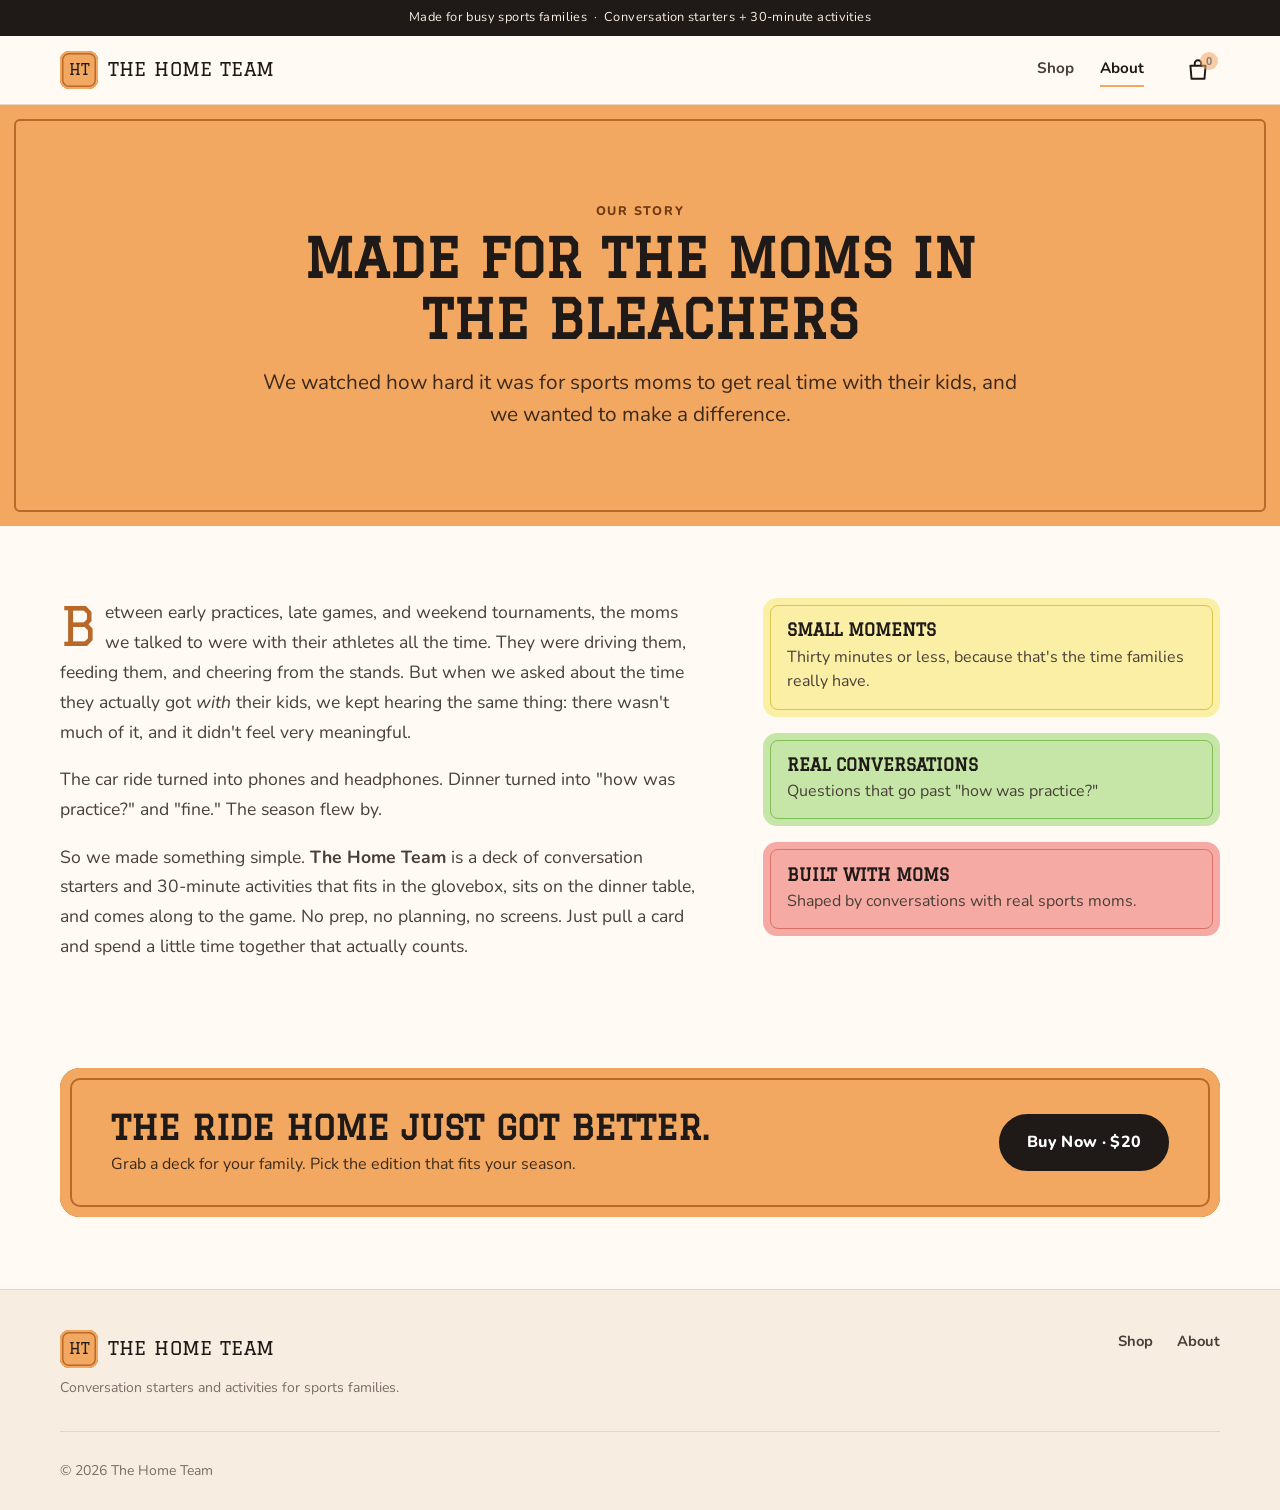
<file: about.html>
<!doctype html>
<html lang="en">
<head>
  <!-- Meta Pixel Code -->
<script>
!function(f,b,e,v,n,t,s)
{if(f.fbq)return;n=f.fbq=function(){n.callMethod?
n.callMethod.apply(n,arguments):n.queue.push(arguments)};
if(!f._fbq)f._fbq=n;n.push=n;n.loaded=!0;n.version='2.0';
n.queue=[];t=b.createElement(e);t.async=!0;
t.src=v;s=b.getElementsByTagName(e)[0];
s.parentNode.insertBefore(t,s)}(window, document,'script',
'https://connect.facebook.net/en_US/fbevents.js');
fbq('init', '1148514094209113');
fbq('track', 'PageView');
</script>
<!-- End Meta Pixel Code -->
  <meta charset="utf-8">
  <meta name="viewport" content="width=device-width, initial-scale=1">
  <title>About · The Home Team</title>
  <meta name="description" content="We watched how hard it was for sports moms to get real time with their kids, so we made The Home Team.">
  <link rel="icon" href="images/favicon.svg" type="image/svg+xml">
  <link rel="preconnect" href="https://fonts.googleapis.com">
  <link rel="preconnect" href="https://fonts.gstatic.com" crossorigin>
  <link href="https://fonts.googleapis.com/css2?family=Graduate&family=Nunito:wght@400;600;700;800&family=Patrick+Hand&display=swap" rel="stylesheet">
  <link rel="stylesheet" href="css/styles.css">
  <link rel="stylesheet" href="css/about.css">
  <script src="js/config.js"></script>
</head>
<body data-page="about">
  <noscript><img height="1" width="1" style="display:none"
  src="https://www.facebook.com/tr?id=999084159327122&ev=PageView&noscript=1"
  /></noscript>

<div class="announce">Made for busy sports families &nbsp;·&nbsp; Conversation starters + 30-minute activities</div>
<header class="site-header">
  <div class="wrap header-inner">
    <a class="logo" href="index.html" aria-label="The Home Team home">
      <span class="logo-mark">HT</span>
      <span class="logo-word">The Home Team</span>
    </a>
    <nav class="nav" aria-label="Main">
      <a href="index.html">Shop</a>
      <a href="about.html" class="active">About</a>
    </nav>
    <button class="cart-btn" type="button" data-open-cart aria-label="Open cart">
      <svg class="icon"><use href="#i-bag"/></svg>
      <span class="cart-count" data-cart-count>0</span>
    </button>
  </div>
</header>

<main>
  <section class="about-hero">
    <div class="wrap about-hero-inner">
      <p class="eyebrow">Our story</p>
      <h1>Made for the moms in the bleachers</h1>
      <p class="about-lede">We watched how hard it was for sports moms to get real time with their kids, and we wanted to make a difference.</p>
    </div>
  </section>

  <section class="wrap about-body">
    <div class="story">
      <p>Between early practices, late games, and weekend tournaments, the moms we talked to were with their athletes all the time. They were driving them, feeding them, and cheering from the stands. But when we asked about the time they actually got <em>with</em> their kids, we kept hearing the same thing: there wasn't much of it, and it didn't feel very meaningful.</p>
      <p>The car ride turned into phones and headphones. Dinner turned into "how was practice?" and "fine." The season flew by.</p>
      <p>So we made something simple. <strong>The Home Team</strong> is a deck of conversation starters and 30-minute activities that fits in the glovebox, sits on the dinner table, and comes along to the game. No prep, no planning, no screens. Just pull a card and spend a little time together that actually counts.</p>
    </div>

    <div class="values">
      <div class="value v-yellow"><h3>Small moments</h3><p>Thirty minutes or less, because that's the time families really have.</p></div>
      <div class="value v-green"><h3>Real conversations</h3><p>Questions that go past "how was practice?"</p></div>
      <div class="value v-coral"><h3>Built with moms</h3><p>Shaped by conversations with real sports moms.</p></div>
    </div>
  </section>

  <section class="wrap cta-band">
    <div class="cta-card">
      <div>
        <h2>The ride home just got better.</h2>
        <p>Grab a deck for your family. Pick the edition that fits your season.</p>
      </div>
      <a class="btn btn-primary" href="index.html">Buy Now · $20</a>
    </div>
  </section>
</main>

<footer class="site-footer">
  <div class="wrap footer-inner">
    <div>
      <a class="logo logo-footer" href="index.html"><span class="logo-mark">HT</span><span class="logo-word">The Home Team</span></a>
      <p class="small">Conversation starters and activities for sports families.</p>
    </div>
    <nav class="footer-nav" aria-label="Footer">
      <a href="index.html">Shop</a>
      <a href="about.html">About</a>
    </nav>
  </div>
  <div class="wrap footer-legal small">© 2026 The Home Team</div>
</footer>

<div class="drawer" data-drawer hidden>
  <div class="modal-backdrop" data-close-cart></div>
  <aside class="drawer-panel" aria-label="Cart">
    <div class="drawer-head">
      <h2>Your cart</h2>
      <button class="modal-close static" type="button" data-close-cart aria-label="Close cart"><svg class="icon"><use href="#i-close"/></svg></button>
    </div>
    <div class="drawer-body">
      <svg class="icon big-icon"><use href="#i-bag"/></svg>
      <p>Your cart is empty.</p>
      <a class="btn btn-primary" href="index.html">Shop the deck</a>
    </div>
  </aside>
</div>

<svg width="0" height="0" style="position:absolute" aria-hidden="true">
  <defs>
    <symbol id="i-bag" viewBox="0 0 24 24"><path d="M5 8h14l-1 12H6L5 8Z" fill="none" stroke="currentColor" stroke-width="1.8" stroke-linejoin="round"/><path d="M9 8V6a3 3 0 0 1 6 0v2" fill="none" stroke="currentColor" stroke-width="1.8"/></symbol>
    <symbol id="i-close" viewBox="0 0 24 24"><path d="M6 6l12 12M18 6 6 18" stroke="currentColor" stroke-width="2" stroke-linecap="round"/></symbol>
  </defs>
</svg>

<script src="js/main.js"></script>
</body>
</html>
</file>
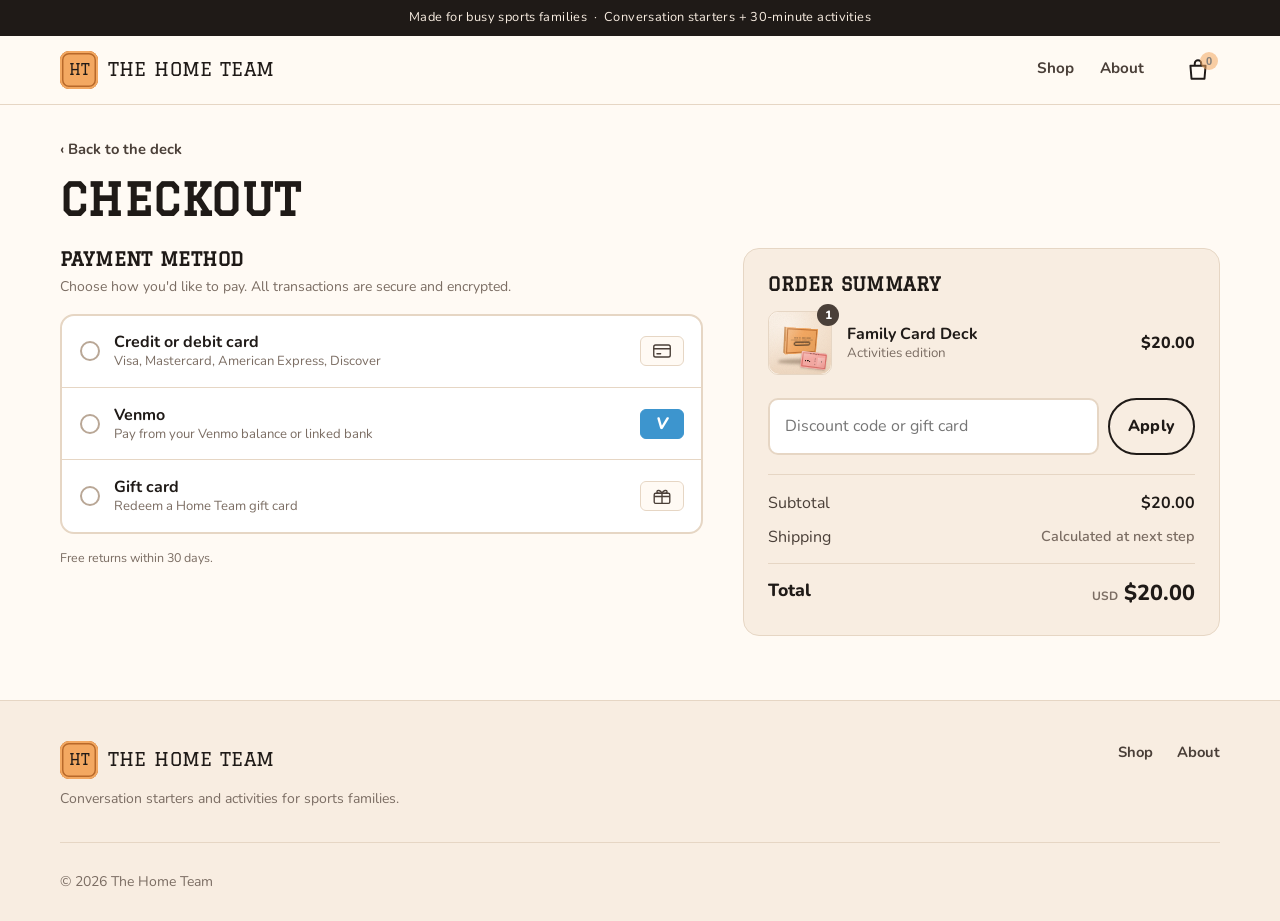
<file: checkout.html>
<!doctype html>
<html lang="en">
<head>
  <!-- Meta Pixel Code -->
<script>
!function(f,b,e,v,n,t,s)
{if(f.fbq)return;n=f.fbq=function(){n.callMethod?
n.callMethod.apply(n,arguments):n.queue.push(arguments)};
if(!f._fbq)f._fbq=n;n.push=n;n.loaded=!0;n.version='2.0';
n.queue=[];t=b.createElement(e);t.async=!0;
t.src=v;s=b.getElementsByTagName(e)[0];
s.parentNode.insertBefore(t,s)}(window, document,'script',
'https://connect.facebook.net/en_US/fbevents.js');
fbq('init', '1148514094209113');
fbq('track', 'PageView');
</script>
<!-- End Meta Pixel Code -->
  <meta charset="utf-8">
  <meta name="viewport" content="width=device-width, initial-scale=1">
  <title>Checkout · The Home Team</title>
  <meta name="description" content="Conversation starters and 30-minute activities for sports families. For the car, the dinner table, and everywhere in between.">
  <link rel="icon" href="images/favicon.svg" type="image/svg+xml">
  <link rel="preconnect" href="https://fonts.googleapis.com">
  <link rel="preconnect" href="https://fonts.gstatic.com" crossorigin>
  <link href="https://fonts.googleapis.com/css2?family=Graduate&family=Nunito:wght@400;600;700;800&family=Patrick+Hand&display=swap" rel="stylesheet">
  <link rel="stylesheet" href="css/styles.css">
  <script src="js/config.js"></script>
</head>
<body data-page="checkout">
  <noscript><img height="1" width="1" style="display:none"
  src="https://www.facebook.com/tr?id=999084159327122&ev=PageView&noscript=1"
  /></noscript>

<!--#include header — keep identical on every page -->
<div class="announce">Made for busy sports families &nbsp;·&nbsp; Conversation starters + 30-minute activities</div>
<header class="site-header">
  <div class="wrap header-inner">
    <a class="logo" href="index.html" aria-label="The Home Team home">
      <span class="logo-mark">HT</span>
      <span class="logo-word">The Home Team</span>
    </a>
    <nav class="nav" aria-label="Main">
      <a href="index.html">Shop</a>
      <a href="about.html">About</a>
    </nav>
    <button class="cart-btn" type="button" data-open-cart aria-label="Open cart">
      <svg class="icon"><use href="#i-bag"/></svg>
      <span class="cart-count" data-cart-count>0</span>
    </button>
  </div>
</header>

<main class="wrap checkout" data-checkout>
  <a class="back-link" href="index.html">‹ Back to the deck</a>
  <h1 class="title">Checkout</h1>

  <div class="checkout-grid">
    <section class="checkout-main" aria-labelledby="pay-title">
      <h2 id="pay-title" class="checkout-h">Payment method</h2>
      <p class="small">Choose how you'd like to pay. All transactions are secure and encrypted.</p>

      <div class="pay-options" role="radiogroup" aria-label="Payment method">
        <label class="pay-option">
          <input type="radio" name="payment" value="card">
          <span class="pay-radio" aria-hidden="true"></span>
          <span class="pay-text"><strong>Credit or debit card</strong><small>Visa, Mastercard, American Express, Discover</small></span>
          <span class="pay-badge"><svg class="icon"><use href="#i-card"/></svg></span>
        </label>
        <label class="pay-option">
          <input type="radio" name="payment" value="venmo">
          <span class="pay-radio" aria-hidden="true"></span>
          <span class="pay-text"><strong>Venmo</strong><small>Pay from your Venmo balance or linked bank</small></span>
          <span class="pay-badge pay-badge-venmo">V</span>
        </label>
        <label class="pay-option">
          <input type="radio" name="payment" value="gift_card">
          <span class="pay-radio" aria-hidden="true"></span>
          <span class="pay-text"><strong>Gift card</strong><small>Redeem a Home Team gift card</small></span>
          <span class="pay-badge"><svg class="icon"><use href="#i-gift"/></svg></span>
        </label>
      </div>
      <p class="tiny">Free returns within 30 days.</p>
    </section>

    <aside class="order-summary" aria-labelledby="sum-title">
      <h2 id="sum-title" class="checkout-h">Order summary</h2>
      <div class="sum-items" data-sum-items></div>

      <form class="discount" data-discount-form novalidate>
        <label for="discount-code" class="sr-only">Discount code</label>
        <input id="discount-code" type="text" placeholder="Discount code or gift card" autocomplete="off">
        <button class="btn btn-ghost" type="submit">Apply</button>
      </form>
      <p class="discount-msg" data-discount-msg hidden></p>

      <dl class="sum-rows">
        <div><dt>Subtotal</dt><dd data-sum-subtotal>$20.00</dd></div>
        <div><dt>Shipping</dt><dd class="muted">Calculated at next step</dd></div>
        <div class="sum-total"><dt>Total</dt><dd><small>USD</small> <span data-sum-total>$20.00</span></dd></div>
      </dl>
    </aside>
  </div>
</main>

<footer class="site-footer">
  <div class="wrap footer-inner">
    <div>
      <a class="logo logo-footer" href="index.html"><span class="logo-mark">HT</span><span class="logo-word">The Home Team</span></a>
      <p class="small">Conversation starters and activities for sports families.</p>
    </div>
    <nav class="footer-nav" aria-label="Footer">
      <a href="index.html">Shop</a>
      <a href="about.html">About</a>
    </nav>
  </div>
  <div class="wrap footer-legal small">© 2026 The Home Team</div>
</footer>

<!-- WAITLIST MODAL -->
<div class="modal" data-modal hidden>
  <div class="modal-backdrop" data-close-modal></div>
  <div class="modal-panel" role="dialog" aria-modal="true" aria-labelledby="waitlist-title">
    <button class="modal-close" type="button" data-close-modal aria-label="Close"><svg class="icon"><use href="#i-close"/></svg></button>

    <div data-modal-step="form">
      <div class="modal-badge">Out of stock</div>
      <div class="modal-scene" data-modal-scene></div>
      <h2 id="waitlist-title">So sorry, we're out of stock!</h2>
      <p>The <strong data-modal-edition>Activities</strong> edition is sold out right now. Join the waitlist and we'll email you the moment it's back.</p>
      <form class="waitlist-form" data-waitlist-form novalidate>
        <label for="wl-email" class="sr-only">Email address</label>
        <input id="wl-email" type="email" name="email" placeholder="you@email.com" autocomplete="email" required>
        <input class="hp" type="text" name="website" tabindex="-1" autocomplete="off" aria-hidden="true">
        <button class="btn btn-primary" type="submit">Join the waitlist</button>
        <p class="form-error" data-form-error hidden>Please enter a valid email address.</p>
      </form>
      <p class="tiny">We'll only email you about The Home Team. No spam, ever.</p>
    </div>

    <div data-modal-step="done" hidden>
      <div class="done-check"><svg class="icon"><use href="#i-check"/></svg></div>
      <h2>You're on the list!</h2>
      <p>We'll email you as soon as The Home Team is back in stock. Thanks for being part of our team.</p>
      <button class="btn btn-ghost" type="button" data-close-modal>Keep browsing</button>
    </div>
  </div>
</div>

<!-- CART DRAWER -->
<div class="drawer" data-drawer hidden>
  <div class="modal-backdrop" data-close-cart></div>
  <aside class="drawer-panel" aria-label="Cart">
    <div class="drawer-head">
      <h2>Your cart</h2>
      <button class="modal-close static" type="button" data-close-cart aria-label="Close cart"><svg class="icon"><use href="#i-close"/></svg></button>
    </div>
    <div class="drawer-body">
      <svg class="icon big-icon"><use href="#i-bag"/></svg>
      <p>Your cart is empty.</p>
      <a class="btn btn-primary" href="index.html">Shop the deck</a>
    </div>
  </aside>
</div>

<!--#include icons -->
<svg width="0" height="0" style="position:absolute" aria-hidden="true">
  <defs>
    <symbol id="i-bag" viewBox="0 0 24 24"><path d="M5 8h14l-1 12H6L5 8Z" fill="none" stroke="currentColor" stroke-width="1.8" stroke-linejoin="round"/><path d="M9 8V6a3 3 0 0 1 6 0v2" fill="none" stroke="currentColor" stroke-width="1.8"/></symbol>
    <symbol id="i-close" viewBox="0 0 24 24"><path d="M6 6l12 12M18 6 6 18" stroke="currentColor" stroke-width="2" stroke-linecap="round"/></symbol>
    <symbol id="i-zoom" viewBox="0 0 24 24"><circle cx="10.5" cy="10.5" r="6" fill="none" stroke="currentColor" stroke-width="2"/><path d="M15 15l5 5M10.5 8v5M8 10.5h5" stroke="currentColor" stroke-width="2" stroke-linecap="round"/></symbol>
    <symbol id="i-check" viewBox="0 0 24 24"><path d="M5 12.5l4.5 4.5L19 7.5" fill="none" stroke="currentColor" stroke-width="2.6" stroke-linecap="round" stroke-linejoin="round"/></symbol>
    <symbol id="i-clock" viewBox="0 0 24 24"><circle cx="12" cy="12" r="8.5" fill="none" stroke="currentColor" stroke-width="1.6"/><path d="M12 7v5l3.5 2" fill="none" stroke="currentColor" stroke-width="1.6" stroke-linecap="round"/></symbol>
    <symbol id="i-car" viewBox="0 0 24 24"><path d="M4 15v-3l2-5h12l2 5v3H4Z" fill="none" stroke="currentColor" stroke-width="1.6" stroke-linejoin="round"/><circle cx="8" cy="16.5" r="1.8" fill="none" stroke="currentColor" stroke-width="1.6"/><circle cx="16" cy="16.5" r="1.8" fill="none" stroke="currentColor" stroke-width="1.6"/><path d="M4.5 12h15" stroke="currentColor" stroke-width="1.6"/></symbol>
    <symbol id="i-heart" viewBox="0 0 24 24"><path d="M12 20s-7.5-4.6-7.5-10A4.3 4.3 0 0 1 12 7.5 4.3 4.3 0 0 1 19.5 10c0 5.4-7.5 10-7.5 10Z" fill="none" stroke="currentColor" stroke-width="1.6" stroke-linejoin="round"/></symbol>
    <symbol id="i-star" viewBox="0 0 24 24"><path d="M12 3.5l2.6 5.5 6 .7-4.4 4.1 1.2 6-5.4-3-5.4 3 1.2-6L3.4 9.7l6-.7L12 3.5Z" fill="none" stroke="currentColor" stroke-width="1.5" stroke-linejoin="round"/></symbol>
    <symbol id="i-trophy" viewBox="0 0 24 24"><path d="M7 4h10v5a5 5 0 0 1-10 0V4Z" fill="none" stroke="currentColor" stroke-width="1.5"/><path d="M7 6H4.5a2.5 2.5 0 0 0 3 4M17 6h2.5a2.5 2.5 0 0 1-3 4M12 14v3M8.5 20h7l-1-3h-5l-1 3Z" fill="none" stroke="currentColor" stroke-width="1.5" stroke-linejoin="round"/><path d="M12 6.3l.8 1.6 1.7.2-1.3 1.2.4 1.7-1.6-.9-1.6.9.4-1.7-1.3-1.2 1.7-.2.8-1.6Z" fill="currentColor"/></symbol>
    <symbol id="i-tag" viewBox="0 0 24 24"><path d="M11 4h7a2 2 0 0 1 2 2v7l-8.5 7.5L3.5 12.5 11 4Z" fill="none" stroke="currentColor" stroke-width="1.5" stroke-linejoin="round"/><circle cx="16" cy="8" r="1.4" fill="none" stroke="currentColor" stroke-width="1.5"/></symbol>
    <symbol id="i-gear" viewBox="0 0 24 24"><circle cx="12" cy="12" r="3" fill="none" stroke="currentColor" stroke-width="1.5"/><path d="M12 3v2.5M12 18.5V21M3 12h2.5M18.5 12H21M5.6 5.6l1.8 1.8M16.6 16.6l1.8 1.8M5.6 18.4l1.8-1.8M16.6 7.4l1.8-1.8" stroke="currentColor" stroke-width="1.5" stroke-linecap="round"/><circle cx="12" cy="12" r="6.5" fill="none" stroke="currentColor" stroke-width="1.5"/></symbol>
    <symbol id="i-phone" viewBox="0 0 24 24"><rect x="7" y="3" width="10" height="18" rx="2" fill="none" stroke="currentColor" stroke-width="1.5"/><path d="M10.5 18h3M9.5 14l5-6" stroke="currentColor" stroke-width="1.3" stroke-linecap="round"/></symbol>
    <symbol id="i-megaphone" viewBox="0 0 24 24"><path d="M4 10v4h3l8 4V6L7 10H4Z" fill="none" stroke="currentColor" stroke-width="1.5" stroke-linejoin="round"/><path d="M7 14l1 4.5h2L9.5 15M18 9.5l2.5-1M18 12h2.8M18 14.5l2.5 1" fill="none" stroke="currentColor" stroke-width="1.5" stroke-linecap="round"/></symbol>
    <symbol id="i-chat" viewBox="0 0 24 24"><path d="M4 6.5A2.5 2.5 0 0 1 6.5 4h11A2.5 2.5 0 0 1 20 6.5v7a2.5 2.5 0 0 1-2.5 2.5H10l-4.5 4v-4A2.5 2.5 0 0 1 4 13.5v-7Z" fill="none" stroke="currentColor" stroke-width="1.5" stroke-linejoin="round"/><path d="M8.5 9h7M8.5 12h4.5" stroke="currentColor" stroke-width="1.5" stroke-linecap="round"/></symbol>
    <symbol id="i-card" viewBox="0 0 24 24"><rect x="3" y="5.5" width="18" height="13" rx="2" fill="none" stroke="currentColor" stroke-width="1.5"/><path d="M3 9.5h18M6.5 15h4" fill="none" stroke="currentColor" stroke-width="1.5" stroke-linecap="round"/></symbol>
    <symbol id="i-gift" viewBox="0 0 24 24"><rect x="3.5" y="9" width="17" height="11" rx="1.5" fill="none" stroke="currentColor" stroke-width="1.5"/><path d="M3.5 12.5h17M12 9v11M12 9c-1.5-3.5-5.5-4-5.5-1.5S12 9 12 9Zm0 0c1.5-3.5 5.5-4 5.5-1.5S12 9 12 9Z" fill="none" stroke="currentColor" stroke-width="1.5" stroke-linejoin="round"/></symbol>
    <symbol id="i-question" viewBox="0 0 24 24"><circle cx="12" cy="12" r="8.5" fill="none" stroke="currentColor" stroke-width="1.5"/><path d="M9.6 9.5a2.5 2.5 0 1 1 3.4 2.3c-.7.3-1 .8-1 1.5v.5" fill="none" stroke="currentColor" stroke-width="1.5" stroke-linecap="round"/><circle cx="12" cy="16.6" r=".9" fill="currentColor"/></symbol>
  </defs>
</svg>

<script src="js/main.js"></script>
</body>
</html>
</file>
<file: css/styles.css>
/* ============================================================
   THE HOME TEAM — styles
   Brand colors pulled from the prototype deck photo.
   ============================================================ */
:root {
  --cream: #f8ede1;
  --cream-2: #f2e2d0;
  --paper: #fffaf4;
  --white: #ffffff;
  --ink: #1f1a17;
  --ink-2: #4a3f38;
  --muted: #7b6d63;
  --line: #e6d6c4;

  --orange: #f3a861;   --orange-dk: #b8692a;  --orange-lt: #fde3c8;
  --boxblue: #82c4ea;  --boxblue-dk: #2f7db0;
  --yellow: #faefa5;   --yellow-dk: #d9c44e;
  --green: #c5e6a6;    --green-dk: #7fbf55;
  --coral: #f6aaa4;    --coral-dk: #dc7069;
  --blue: #b0dff5;     --blue-dk: #5cb3de;
  --peach: #fdd8b3;    --peach-dk: #e8964b;

  --radius: 14px;
  --shadow: 0 1px 2px rgba(60,40,20,.06), 0 8px 24px rgba(60,40,20,.08);
  --font-display: "Graduate", "Rockwell", Georgia, serif;
  --font-body: "Nunito", system-ui, -apple-system, "Segoe UI", sans-serif;
  --font-hand: "Patrick Hand", "Comic Sans MS", cursive;
}

* { box-sizing: border-box; }
html { scroll-behavior: smooth; }
body {
  margin: 0;
  background: var(--paper);
  color: var(--ink);
  font-family: var(--font-body);
  font-size: 16px;
  line-height: 1.55;
  -webkit-font-smoothing: antialiased;
}
img { max-width: 100%; display: block; }
a { color: inherit; }
h1, h2, h3 { margin: 0; line-height: 1.15; }
p { margin: 0 0 1em; }
.wrap { width: min(1160px, 100% - 40px); margin-inline: auto; }
.small { font-size: .875rem; color: var(--muted); }
.tiny { font-size: .78rem; color: var(--muted); margin: .75rem 0 0; }
.sr-only { position: absolute; width: 1px; height: 1px; overflow: hidden; clip: rect(0 0 0 0); }
.icon { width: 22px; height: 22px; flex: none; }

/* Placeholder highlight — anything in [brackets] still needs real info */
.ph { background: repeating-linear-gradient(-45deg, #fff6c9 0 6px, #fff1b0 6px 12px); outline: 1px dashed #d8b84a; border-radius: 4px; padding: 0 .25em; }
.ph-note { display: inline-block; font-size: .8rem; background: #fff6c9; border: 1px dashed #d8b84a; border-radius: 8px; padding: .3em .7em; color: #6b5a14; }

/* ---------- header ---------- */
.announce {
  background: var(--ink); color: var(--cream);
  text-align: center; font-size: .8rem; letter-spacing: .03em;
  padding: .5rem 1rem;
}
.site-header {
  position: sticky; top: 0; z-index: 20;
  background: rgba(255,250,244,.92);
  backdrop-filter: saturate(1.4) blur(10px);
  border-bottom: 1px solid var(--line);
}
.header-inner { display: flex; align-items: center; gap: 2rem; height: 68px; }
.logo { display: inline-flex; align-items: center; gap: .6rem; text-decoration: none; }
.logo-mark {
  display: grid; place-items: center;
  width: 38px; height: 38px; border-radius: 9px;
  background: var(--orange); color: var(--ink);
  font-family: var(--font-display); font-size: .95rem;
  box-shadow: inset 0 0 0 2px var(--orange), inset 0 0 0 3.5px var(--orange-dk);
}
.logo-word { font-family: var(--font-display); font-size: 1.2rem; letter-spacing: .02em; text-transform: uppercase; }
.nav { display: flex; gap: 1.6rem; margin-left: auto; }
.nav a { text-decoration: none; font-weight: 700; font-size: .95rem; color: var(--ink-2); padding: .3rem 0; border-bottom: 2px solid transparent; }
.nav a:hover, .nav a.active { color: var(--ink); border-color: var(--orange); }
.cart-btn {
  position: relative; border: 0; background: none; cursor: pointer; color: var(--ink);
  width: 44px; height: 44px; display: grid; place-items: center; border-radius: 50%;
}
.cart-btn:hover { background: var(--cream); }
.cart-btn .icon { width: 26px; height: 26px; }
.cart-count {
  position: absolute; top: 4px; right: 2px;
  min-width: 18px; height: 18px; padding: 0 4px; border-radius: 9px;
  background: var(--orange); color: var(--ink);
  font-size: .7rem; font-weight: 800; display: grid; place-items: center;
}

/* ---------- buttons ---------- */
.btn {
  display: inline-flex; align-items: center; justify-content: center; gap: .5rem;
  font: inherit; font-weight: 800; letter-spacing: .02em;
  border-radius: 999px; padding: .9rem 1.6rem; cursor: pointer; text-decoration: none;
  transition: transform .12s ease, box-shadow .12s ease, background .12s ease;
}
.btn:active { transform: translateY(1px); }
.btn-primary { background: var(--ink); color: var(--white); border: 2px solid var(--ink); }
.btn-primary:hover { background: #3a302a; box-shadow: 0 6px 16px rgba(31,26,23,.2); }
.btn-ghost { background: transparent; color: var(--ink); border: 2px solid var(--ink); }
.btn-ghost:hover { background: var(--cream); }
.btn-block { width: 100%; padding: 1.05rem; font-size: 1.05rem; }

/* ---------- product ---------- */
.product {
  display: grid; grid-template-columns: 1.1fr 1fr; gap: clamp(1.5rem, 4vw, 4rem);
  padding-block: 2.5rem 4rem; align-items: start;
}
.gallery { position: sticky; top: 92px; }
.stage {
  position: relative; display: block; width: 100%; padding: 0; border: 0; cursor: zoom-in;
  border-radius: var(--radius); overflow: hidden; background: var(--cream);
  aspect-ratio: 1 / 1; box-shadow: var(--shadow);
}
.zoom-hint {
  position: absolute; right: 14px; bottom: 14px; width: 40px; height: 40px; border-radius: 50%;
  display: grid; place-items: center; background: rgba(255,255,255,.85); color: var(--ink);
  opacity: 0; transition: opacity .15s;
}
.stage:hover .zoom-hint, .stage:focus-visible .zoom-hint { opacity: 1; }
.thumbs { display: grid; grid-template-columns: repeat(5, 1fr); gap: .75rem; margin-top: .75rem; }
.thumb {
  padding: 0; border: 2px solid transparent; border-radius: 10px; overflow: hidden; cursor: pointer;
  aspect-ratio: 1 / 1; background: var(--cream); position: relative;
}
.thumb[aria-selected="true"] { border-color: var(--ink); }
.thumb:hover { border-color: var(--line); }
.thumb[aria-selected="true"]:hover { border-color: var(--ink); }

.eyebrow {
  font-size: .78rem; font-weight: 800; letter-spacing: .14em; text-transform: uppercase;
  color: var(--orange-dk); margin-bottom: .5rem;
}
.title { font-family: var(--font-display); font-size: clamp(2rem, 3.6vw, 2.8rem); text-transform: uppercase; letter-spacing: .01em; }
.subtitle { font-family: var(--font-display); text-transform: uppercase; color: var(--ink-2); font-size: .95rem; letter-spacing: .04em; margin: .35rem 0 .9rem; }
.rating { display: inline-flex; align-items: center; gap: .5rem; text-decoration: none; font-size: .9rem; color: var(--ink-2); }
.stars { color: #e7a43c; letter-spacing: .08em; }
.stars-45 { background: linear-gradient(90deg, #e7a43c 89%, #e3d6c6 89%); -webkit-background-clip: text; background-clip: text; color: transparent; }
.price { font-size: 1.7rem; font-weight: 800; margin: 1rem 0 .8rem; }
.lede { color: var(--ink-2); font-size: 1.05rem; }

.editions { border: 0; padding: 0; margin: 1.5rem 0 1.25rem; }
.editions legend { font-size: .95rem; margin-bottom: .6rem; color: var(--ink-2); }
.editions legend strong { color: var(--ink); }
.edition-options { display: grid; grid-template-columns: 1fr 1fr; gap: .75rem; }
.edition {
  position: relative; display: flex; gap: .75rem; align-items: center;
  padding: .85rem .9rem; border: 2px solid var(--line); border-radius: 12px; cursor: pointer;
  background: var(--white); transition: border-color .12s, box-shadow .12s;
}
.edition:hover { border-color: #cdb79f; }
.edition input { position: absolute; opacity: 0; pointer-events: none; }
.edition:has(input:checked) { border-color: var(--ink); box-shadow: 0 0 0 1px var(--ink); }
.edition:has(input:focus-visible) { outline: 3px solid var(--orange); outline-offset: 2px; }
.swatch { width: 34px; height: 34px; border-radius: 8px; flex: none; }
.swatch-orange { background: var(--orange); box-shadow: inset 0 0 0 3px var(--orange), inset 0 0 0 4.5px var(--orange-dk); }
.swatch-blue { background: var(--boxblue); box-shadow: inset 0 0 0 3px var(--boxblue), inset 0 0 0 4.5px var(--boxblue-dk); }
.ed-text { display: flex; flex-direction: column; line-height: 1.25; }
.ed-text strong { font-size: .95rem; }
.ed-text small { color: var(--muted); font-size: .78rem; }

.buy-row { display: flex; gap: .75rem; margin-bottom: .75rem; }
.buy-row .btn { flex: 1; }
.qty { display: inline-flex; align-items: center; border: 2px solid var(--line); border-radius: 999px; background: var(--white); }
.qty button { width: 42px; height: 48px; border: 0; background: none; font-size: 1.2rem; cursor: pointer; color: var(--ink); border-radius: 999px; }
.qty button:hover { background: var(--cream); }
.qty input { width: 34px; border: 0; text-align: center; font: inherit; font-weight: 800; background: none; -moz-appearance: textfield; }
.qty input::-webkit-inner-spin-button, .qty input::-webkit-outer-spin-button { -webkit-appearance: none; }

.perks { list-style: none; padding: 0; margin: 1.5rem 0; display: grid; gap: .6rem; }
.perks li { display: flex; align-items: center; gap: .7rem; font-size: .93rem; color: var(--ink-2); }
.perks .icon { color: var(--orange-dk); }

.accordion { border-top: 1px solid var(--line); }
.accordion details { border-bottom: 1px solid var(--line); }
.accordion summary {
  list-style: none; cursor: pointer; padding: 1rem 0; font-weight: 800;
  display: flex; justify-content: space-between; align-items: center;
}
.accordion summary::-webkit-details-marker { display: none; }
.accordion summary::after { content: "+"; font-size: 1.4rem; font-weight: 400; line-height: 1; }
.accordion details[open] summary::after { content: "−"; }
.accordion details > *:not(summary) { margin-top: 0; }
.accordion details[open] { padding-bottom: 1rem; }
.inside { list-style: none; padding: 0; margin: 0 0 .75rem; display: grid; gap: .5rem; font-size: .95rem; }
.inside li { display: flex; align-items: baseline; flex-wrap: wrap; }
.dot { width: 12px; height: 12px; border-radius: 3px; display: inline-block; margin-right: .6rem; flex: none; transform: translateY(1px); }
.dot-yellow { background: var(--yellow); box-shadow: inset 0 0 0 1.5px var(--yellow-dk); }
.dot-green { background: var(--green); box-shadow: inset 0 0 0 1.5px var(--green-dk); }
.dot-coral { background: var(--coral); box-shadow: inset 0 0 0 1.5px var(--coral-dk); }
.dot-blue { background: var(--blue); box-shadow: inset 0 0 0 1.5px var(--blue-dk); }
.dot-orange { background: var(--peach); box-shadow: inset 0 0 0 1.5px var(--peach-dk); }
.steps-mini { margin: 0; padding-left: 1.2rem; display: grid; gap: .35rem; }

/* ---------- sections ---------- */
.band { padding-block: 4.5rem; }
.band-cream { background: var(--cream); }
.band-white { background: var(--white); }
.section-head { text-align: center; max-width: 640px; margin: 0 auto 2.5rem; }
.section-head h2 { font-family: var(--font-display); text-transform: uppercase; font-size: clamp(1.6rem, 3vw, 2.2rem); margin-bottom: .6rem; }
.section-head p:last-child { color: var(--ink-2); margin: 0; }

.sample-grid {
  display: grid; grid-template-columns: repeat(auto-fill, minmax(300px, 1fr)); gap: 1.5rem;
}
.sample { container-type: inline-size; transition: transform .2s ease; }
.sample:nth-child(odd) { transform: rotate(-1deg); }
.sample:nth-child(even) { transform: rotate(1deg); }
.sample:hover { transform: rotate(0) translateY(-4px); }
.sample .ht-card { position: relative; font-size: calc(100cqw / 15); }

.how { padding-block: 4.5rem; }
.how-grid { display: grid; grid-template-columns: repeat(3, 1fr); gap: 1.5rem; }
.how-step { background: var(--white); border: 1px solid var(--line); border-radius: var(--radius); padding: 1.75rem; }
.how-num {
  display: grid; place-items: center; width: 44px; height: 44px; border-radius: 10px; margin-bottom: 1rem;
  font-family: var(--font-display); font-size: 1.2rem;
}
.how-step:nth-child(1) .how-num { background: var(--yellow); box-shadow: inset 0 0 0 2px var(--yellow-dk); }
.how-step:nth-child(2) .how-num { background: var(--green); box-shadow: inset 0 0 0 2px var(--green-dk); }
.how-step:nth-child(3) .how-num { background: var(--coral); box-shadow: inset 0 0 0 2px var(--coral-dk); }
.how-step h3 { font-size: 1.15rem; margin-bottom: .4rem; }
.how-step p { color: var(--ink-2); margin: 0; }

.review-grid { display: grid; grid-template-columns: repeat(3, 1fr); gap: 1.5rem; }
.review { margin: 0; background: var(--paper); border: 1px solid var(--line); border-radius: var(--radius); padding: 1.5rem; display: flex; flex-direction: column; gap: .9rem; }
.review blockquote { margin: 0; font-size: 1.02rem; line-height: 1.5; }
.review figcaption { display: flex; flex-direction: column; font-size: .88rem; color: var(--muted); margin-top: auto; }
.review figcaption strong { color: var(--ink); align-self: flex-start; }

.cta-band { padding-block: 1rem 4.5rem; }
.cta-card {
  display: flex; align-items: center; justify-content: space-between; gap: 2rem; flex-wrap: wrap;
  background: var(--orange); border-radius: 20px; padding: 2.5rem clamp(1.5rem, 4vw, 3.5rem);
  box-shadow: inset 0 0 0 10px var(--orange), inset 0 0 0 12px var(--orange-dk);
}
.cta-card h2 { font-family: var(--font-display); text-transform: uppercase; font-size: clamp(1.5rem, 3vw, 2.1rem); margin-bottom: .35rem; }
.cta-card p { margin: 0; color: #3b2a1c; }

/* ---------- footer ---------- */
.site-footer { background: var(--cream); border-top: 1px solid var(--line); padding-top: 2.5rem; }
.footer-inner { display: flex; justify-content: space-between; gap: 2rem; flex-wrap: wrap; }
.footer-inner p { margin: .6rem 0 0; }
.footer-nav { display: flex; gap: 1.5rem; flex-wrap: wrap; align-items: flex-start; }
.footer-nav a { text-decoration: none; font-weight: 700; font-size: .92rem; color: var(--ink-2); }
.footer-nav a:hover { color: var(--ink); text-decoration: underline; }
.footer-legal { padding-block: 1.75rem; border-top: 1px solid var(--line); margin-top: 2rem; }

/* ---------- modal / drawer / lightbox ---------- */
.modal, .drawer, .lightbox { position: fixed; inset: 0; z-index: 100; }
.modal[hidden], .drawer[hidden], .lightbox[hidden] { display: none; }
.modal-backdrop { position: absolute; inset: 0; background: rgba(31,26,23,.45); animation: fade .18s ease; }
.modal { display: grid; place-items: center; padding: 20px; }
.modal-panel {
  position: relative; width: min(460px, 100%); max-height: calc(100vh - 40px); overflow: auto;
  background: var(--paper); border-radius: 20px; padding: 2rem 1.75rem 1.75rem; text-align: center;
  box-shadow: 0 30px 80px rgba(31,26,23,.35); animation: pop .22s cubic-bezier(.2,.9,.3,1.2);
}
.modal-panel h2 { font-family: var(--font-display); text-transform: uppercase; font-size: 1.45rem; margin-bottom: .6rem; }
.modal-panel p { color: var(--ink-2); }
.modal-close {
  position: absolute; top: 12px; right: 12px; width: 38px; height: 38px; border-radius: 50%;
  border: 0; background: transparent; cursor: pointer; display: grid; place-items: center; color: var(--ink);
}
.modal-close:hover { background: var(--cream); }
.modal-close.static { position: static; }
.modal-badge {
  display: inline-block; font-size: .72rem; font-weight: 800; letter-spacing: .12em; text-transform: uppercase;
  background: var(--coral); color: #5a1d18; border-radius: 999px; padding: .3rem .8rem; margin-bottom: 1rem;
}
.modal-scene { width: 200px; aspect-ratio: 1; margin: 0 auto 1rem; border-radius: 14px; overflow: hidden; background: var(--cream); }
.waitlist-form { display: grid; gap: .65rem; margin-top: 1.25rem; }
.waitlist-form input {
  font: inherit; padding: .95rem 1.1rem; border-radius: 999px; border: 2px solid var(--line); background: var(--white);
  text-align: center;
}
.waitlist-form input:focus { outline: none; border-color: var(--ink); }
.waitlist-form input.invalid { border-color: var(--coral-dk); }
.form-error { color: #b2433b; font-size: .85rem; margin: 0; }
.done-check {
  width: 64px; height: 64px; border-radius: 50%; margin: .5rem auto 1rem; display: grid; place-items: center;
  background: var(--green); box-shadow: inset 0 0 0 3px var(--green-dk);
}
.done-check .icon { width: 32px; height: 32px; }

.drawer-panel {
  position: absolute; top: 0; right: 0; bottom: 0; width: min(400px, 100%); background: var(--paper);
  display: flex; flex-direction: column; box-shadow: -20px 0 60px rgba(31,26,23,.2); animation: slide .22s ease;
}
.drawer-head { display: flex; justify-content: space-between; align-items: center; padding: 1.1rem 1.25rem; border-bottom: 1px solid var(--line); }
.drawer-head h2 { font-family: var(--font-display); text-transform: uppercase; font-size: 1.2rem; }
.drawer-body { flex: 1; display: flex; flex-direction: column; align-items: center; justify-content: center; gap: 1rem; padding: 2rem; color: var(--ink-2); }
.big-icon { width: 56px; height: 56px; color: var(--muted); }

.lightbox { display: grid; place-items: center; padding: 20px; }
.lightbox-panel { position: relative; width: min(86vh, 100%); aspect-ratio: 1; border-radius: 18px; overflow: hidden; background: var(--cream); animation: pop .22s ease; }
.lightbox-panel .modal-close { z-index: 2; background: rgba(255,255,255,.85); }
.lb-nav {
  position: absolute; top: 50%; transform: translateY(-50%); z-index: 2;
  width: 46px; height: 46px; border-radius: 50%; border: 0; background: rgba(255,255,255,.85);
  font-size: 1.8rem; line-height: 1; cursor: pointer; color: var(--ink);
}
.lb-prev { left: 14px; } .lb-next { right: 14px; }
.lb-nav:hover { background: var(--white); }

@keyframes fade { from { opacity: 0; } }
@keyframes pop { from { opacity: 0; transform: scale(.94) translateY(8px); } }
@keyframes slide { from { transform: translateX(100%); } }

/* ============================================================
   PRODUCT MOCKUPS — the "photos" are built in HTML/CSS so they
   use the real brand fonts and stay crisp at any size.
   Everything inside a .scene is sized in em; the scene is 40em wide.
   ============================================================ */
.scene-holder { position: absolute; inset: 0; container-type: inline-size; }
.scene {
  position: absolute; inset: 0; overflow: hidden; font-size: 2.5cqw;
  background:
    radial-gradient(120% 90% at 30% 20%, #fbf1e6 0%, #f4e2cf 55%, #ecd5bd 100%);
}
.scene.table {
  background:
    radial-gradient(100% 80% at 50% 40%, #f6e8d8 0%, #eed9c2 70%, #e5cbb0 100%);
}
.scene::after { /* soft grain so it reads as a photo */
  content: ""; position: absolute; inset: 0; pointer-events: none; opacity: .35; mix-blend-mode: multiply;
  background-image: url("data:image/svg+xml,%3Csvg xmlns='http://www.w3.org/2000/svg' width='160' height='160'%3E%3Cfilter id='n'%3E%3CfeTurbulence type='fractalNoise' baseFrequency='.9' numOctaves='2' stitchTiles='stitch'/%3E%3CfeColorMatrix values='0 0 0 0 .45 0 0 0 0 .35 0 0 0 0 .25 0 0 0 .18 0'/%3E%3C/filter%3E%3Crect width='100%25' height='100%25' filter='url(%23n)'/%3E%3C/svg%3E");
}
.scene .light { /* window light from the top-left */
  position: absolute; inset: 0; pointer-events: none;
  background: linear-gradient(125deg, rgba(255,255,255,.35) 0%, rgba(255,255,255,0) 45%);
}

/* the card */
.ht-card {
  --c: var(--yellow); --c-dk: var(--yellow-dk);
  position: absolute; width: 15em; height: 9.6em; border-radius: .7em;
  background: var(--c);
  box-shadow:
    0 .05em .1em rgba(60,40,20,.18),
    0 .5em 1.2em rgba(60,40,20,.18),
    inset 0 0 0 .1em rgba(255,255,255,.6);
  color: var(--ink);
}
.ht-card::before { /* inset border like the printed card */
  content: ""; position: absolute; inset: .45em; border: .09em solid var(--c-dk); border-radius: .35em; pointer-events: none;
}
.ht-card::after { /* paper sheen */
  content: ""; position: absolute; inset: 0; border-radius: inherit; pointer-events: none;
  background: linear-gradient(160deg, rgba(255,255,255,.35), rgba(255,255,255,0) 40%, rgba(0,0,0,.03));
}
.ht-card.c-yellow { --c: var(--yellow); --c-dk: var(--yellow-dk); }
.ht-card.c-green  { --c: var(--green);  --c-dk: var(--green-dk); }
.ht-card.c-coral  { --c: var(--coral);  --c-dk: var(--coral-dk); }
.ht-card.c-blue   { --c: var(--blue);   --c-dk: var(--blue-dk); }
.ht-card.c-peach  { --c: var(--peach);  --c-dk: var(--peach-dk); }
.card-title {
  position: absolute; top: .95em; left: 0; right: 0; text-align: center;
  font-family: var(--font-display); font-size: .78em; letter-spacing: .08em; text-transform: uppercase;
}
.card-body {
  position: absolute; left: 1.05em; right: 1.05em; top: 2.25em; bottom: 1.05em;
  display: grid; grid-template-columns: 1fr auto 4.4em; gap: .6em; align-items: center;
}
.ht-card.flip .card-body { grid-template-columns: 4.4em auto 1fr; }
.ht-card.flip .card-text { order: 3; }
.ht-card.flip .card-scratch { order: 1; }
.ht-card.flip .card-icons { order: 2; }
.card-text { font-family: var(--font-hand); font-size: .62em; line-height: 1.3; text-align: center; }
.card-icons { display: flex; flex-direction: column; gap: .35em; align-items: center; }
.card-icons svg { width: 1.25em; height: 1.25em; color: var(--ink); }
.card-scratch {
  align-self: stretch; margin-block: .2em; border-radius: .35em;
  background: linear-gradient(135deg, rgba(255,255,255,.45), rgba(0,0,0,.04)), var(--c);
  filter: saturate(1.25) brightness(.97);
  box-shadow: inset 0 0 0 .06em rgba(0,0,0,.05);
  display: grid; place-items: center; text-align: center;
  font-family: var(--font-hand); font-size: .55em; color: rgba(31,26,23,.75);
}
.ht-card.convo .card-body { grid-template-columns: auto 1fr; gap: .9em; padding-inline: .4em; }
.ht-card.convo .card-text { font-size: .74em; text-align: left; }
.ht-card.convo .card-icons svg { width: 1.7em; height: 1.7em; }

/* deck stack edge under a card */
.deck-edge {
  position: absolute; width: 15em; height: 9.6em; border-radius: .7em;
  background: #fbf6ef;
  box-shadow:
    0 .12em 0 #efe7dc, 0 .24em 0 #fbf6ef, 0 .36em 0 #ece3d7, 0 .48em 0 #fbf6ef,
    0 .6em 0 #e9e0d3, 0 .72em 0 #faf5ee, 0 .84em 0 #e6dccf,
    0 1.4em 1.6em rgba(60,40,20,.25);
}

/* the box (CSS 3D) */
.box3d {
  --w: 15em; --h: 11em; --d: 3em;
  --b: var(--orange); --b-dk: var(--orange-dk);
  position: absolute; width: var(--w); height: var(--h);
  transform-style: preserve-3d;
}
.box3d.blue { --b: var(--boxblue); --b-dk: var(--boxblue-dk); }
.box3d .face { position: absolute; background: var(--b); backface-visibility: hidden; }
.box3d .front {
  width: var(--w); height: var(--h); transform: translateZ(calc(var(--d) / 2));
  display: flex; flex-direction: column; align-items: center; justify-content: center; text-align: center;
  background:
    linear-gradient(115deg, rgba(255,255,255,.22), rgba(255,255,255,0) 45%, rgba(0,0,0,.05)),
    var(--b);
}
.box3d .front::before {
  content: ""; position: absolute; inset: .75em; border: .1em solid var(--b-dk); border-radius: .1em; opacity: .85;
}
.box3d .left {
  width: var(--d); height: var(--h); left: calc((var(--w) - var(--d)) / 2);
  transform: rotateY(-90deg) translateZ(calc(var(--w) / 2));
  background: linear-gradient(90deg, rgba(0,0,0,.2), rgba(0,0,0,.08)), var(--b);
}
.box3d .top {
  width: var(--w); height: var(--d); top: calc((var(--h) - var(--d)) / 2);
  transform: rotateX(90deg) translateZ(calc(var(--h) / 2));
  background: linear-gradient(0deg, rgba(255,255,255,.15), rgba(255,255,255,.3)), var(--b);
}
.box-title { font-family: var(--font-display); font-size: 1.55em; line-height: 1; letter-spacing: .01em; position: relative; }
.box-sub { font-family: var(--font-display); font-size: .62em; letter-spacing: .06em; margin-top: .55em; position: relative; }
.box-ed {
  position: relative; margin-top: .9em; font-family: var(--font-body); font-weight: 800;
  font-size: .5em; letter-spacing: .22em; text-transform: uppercase; padding: .35em .9em;
  border: .12em solid var(--ink); border-radius: 99em; opacity: .85;
}
.shadow-blob { position: absolute; border-radius: 50%; background: rgba(70,45,20,.35); filter: blur(1.1em); }

/* ---------- responsive ---------- */
@media (max-width: 900px) {
  .product { grid-template-columns: 1fr; padding-top: 1.25rem; }
  .gallery { position: static; }
  .how-grid, .review-grid { grid-template-columns: 1fr; }
}
@media (max-width: 560px) {
  .header-inner { gap: 1rem; }
  .logo-word { font-size: .92rem; white-space: nowrap; }
  .logo-mark { width: 32px; height: 32px; font-size: .8rem; }
  .nav { gap: 1rem; }
  .edition-options { grid-template-columns: 1fr; }
  .announce { font-size: .72rem; }
  .nav a { font-size: .9rem; }
  .cta-card { text-align: center; justify-content: center; }
  .band, .how { padding-block: 3rem; }
}
@media (prefers-reduced-motion: reduce) {
  *, *::before, *::after { animation: none !important; transition: none !important; }
}

/* ---------- card back with QR + app screen (photo 5) ---------- */
.ht-card.card-back { --c: var(--orange); --c-dk: var(--orange-dk); }
.ht-card.card-back.back-blue { --c: var(--boxblue); --c-dk: var(--boxblue-dk); }
.back-brand {
  position: absolute; top: .95em; left: 0; right: 0; text-align: center;
  font-family: var(--font-display); font-size: .78em; letter-spacing: .08em;
}
.back-row {
  position: absolute; left: 1.3em; right: 1.2em; top: 2.2em; bottom: 1.15em;
  display: grid; grid-template-columns: auto 1fr; gap: 1em; align-items: center;
}
.card-back .qr { height: 5.9em; width: 5.9em; border-radius: .35em; box-shadow: 0 0 0 .3em #fff, 0 .15em .4em .3em rgba(0,0,0,.08); display: block; }
.back-scan { font-family: var(--font-display); font-size: .95em; letter-spacing: .03em; text-transform: uppercase; margin-bottom: .3em; }
.back-text { font-family: var(--font-hand); font-size: .7em; line-height: 1.25; }

.phone {
  position: relative; width: 14em; height: 29em; border-radius: 2.1em; padding: .55em;
  background: linear-gradient(140deg, #3a332e, #1f1a17 60%);
  box-shadow: 0 .2em .3em rgba(0,0,0,.25), 0 1.2em 2.4em rgba(60,40,20,.35), inset 0 0 0 .12em #5a514a;
}
.phone-screen {
  position: relative; height: 100%; border-radius: 1.6em; overflow: hidden; background: var(--paper);
  padding: .5em .95em; display: flex; flex-direction: column; gap: .45em; color: var(--ink);
}
.app-status { display: flex; justify-content: space-between; align-items: center; font-size: .5em; font-weight: 800; padding: .3em .6em 0; }
.app-notch { width: 7em; height: 1.9em; border-radius: 1em; background: #1f1a17; }
.app-bars { width: 3em; height: .9em; border-radius: .2em; background: linear-gradient(90deg, #1f1a17 70%, #cfc4b8 70%); }
.app-head { display: flex; align-items: center; gap: .45em; font-family: var(--font-display); font-size: .6em; letter-spacing: .05em; margin-top: .3em; }
.app-mark { display: grid; place-items: center; width: 2em; height: 2em; border-radius: .45em; background: var(--orange); box-shadow: inset 0 0 0 .12em var(--orange-dk); font-size: .85em; }
.app-hello { font-family: var(--font-display); font-size: 1.05em; text-transform: uppercase; margin-top: .15em; }
.app-sub { font-size: .48em; font-weight: 800; letter-spacing: .1em; text-transform: uppercase; color: var(--ink-2); margin-top: .2em; }
.ht-card.app-card { position: relative; font-size: .73em; flex: none; align-self: center; margin-inline: 0; box-shadow: 0 .2em .5em rgba(60,40,20,.15); }
.app-grid { display: grid; grid-template-columns: 1fr 1fr; gap: .4em; }
.app-tile {
  --c: var(--yellow); --c-dk: var(--yellow-dk);
  background: var(--c); border-radius: .5em; height: 2.4em; display: flex; align-items: flex-end; padding: .35em .5em;
  box-shadow: inset 0 0 0 .08em var(--c-dk);
}
.app-tile span { font-family: var(--font-display); font-size: .44em; letter-spacing: .05em; text-transform: uppercase; }
.app-tile.c-green { --c: var(--green); --c-dk: var(--green-dk); }
.app-tile.c-coral { --c: var(--coral); --c-dk: var(--coral-dk); }
.app-tile.c-blue  { --c: var(--blue);  --c-dk: var(--blue-dk); }
.app-tile.c-peach { --c: var(--peach); --c-dk: var(--peach-dk); }
.app-tile.wide { height: 2em; }
.app-btn { margin-top: .1em; background: var(--ink); color: var(--paper); border-radius: 2em; text-align: center; font-size: .55em; font-weight: 800; padding: .75em; }
.app-tabs {
  margin-top: auto; display: flex; justify-content: space-around; border-top: .06em solid var(--line);
  padding-top: .55em; font-size: .46em; font-weight: 700; color: var(--muted);
}
.app-tabs .on { color: var(--ink); border-bottom: .2em solid var(--orange); }

/* ============================================================
   CHECKOUT
   ============================================================ */
.checkout { padding-block: 2rem 4rem; }
.back-link { display: inline-block; margin-bottom: .75rem; color: var(--ink-2); text-decoration: none; font-weight: 700; font-size: .92rem; }
.back-link:hover { color: var(--ink); text-decoration: underline; }
.checkout .title { margin-bottom: 1.5rem; }
.checkout-grid > * { min-width: 0; }
.checkout-grid { display: grid; grid-template-columns: minmax(0,1.35fr) minmax(0,1fr); gap: 2.5rem; align-items: start; }
.checkout-h { font-family: var(--font-display); text-transform: uppercase; font-size: 1.2rem; letter-spacing: .02em; margin: 0 0 .35rem; }
.checkout-main .small { margin: 0 0 1rem; }

.pay-options { display: grid; border: 2px solid var(--line); border-radius: 14px; overflow: hidden; background: var(--white); }
.pay-option {
  position: relative; display: grid; grid-template-columns: auto 1fr auto; gap: .9rem; align-items: center;
  padding: 1.05rem 1.1rem; cursor: pointer; transition: background .12s;
}
.pay-option + .pay-option { border-top: 1px solid var(--line); }
.pay-option:hover { background: var(--cream); }
.pay-option input { position: absolute; opacity: 0; pointer-events: none; }
.pay-option:has(input:checked) { background: var(--orange-lt); box-shadow: inset 0 0 0 2px var(--ink); }
.pay-option:has(input:focus-visible) { outline: 3px solid var(--orange); outline-offset: -3px; }
.pay-radio { width: 20px; height: 20px; border-radius: 50%; border: 2px solid #b9a796; background: var(--white); }
.pay-option:has(input:checked) .pay-radio { border-color: var(--ink); box-shadow: inset 0 0 0 4px var(--white); background: var(--ink); }
.pay-text { display: flex; flex-direction: column; line-height: 1.3; }
.pay-text strong { font-size: 1rem; }
.pay-text small { color: var(--muted); font-size: .82rem; }
.pay-badge {
  display: grid; place-items: center; width: 44px; height: 30px; border-radius: 6px;
  border: 1px solid var(--line); background: var(--paper); color: var(--ink-2);
}
.pay-badge-venmo { background: #3d95ce; border-color: #3d95ce; color: #fff; font-weight: 800; font-style: italic; font-size: 1.05rem; }
.checkout-main .tiny { margin-top: .9rem; }

.order-summary { background: var(--cream); border: 1px solid var(--line); border-radius: 16px; padding: 1.5rem; position: sticky; top: 90px; }
.order-summary .checkout-h { margin-bottom: 1rem; }
.sum-item { display: grid; grid-template-columns: 64px 1fr auto; gap: .9rem; align-items: center; }
.sum-thumb { position: relative; width: 64px; height: 64px; border-radius: 10px; border: 1px solid var(--line); background: var(--paper); }
.sum-thumb .scene-holder { border-radius: 10px; overflow: hidden; }
.sum-qty {
  position: absolute; top: -8px; right: -8px; min-width: 22px; height: 22px; padding: 0 6px; border-radius: 999px;
  background: var(--ink-2); color: var(--white); font-size: .75rem; font-weight: 800; display: grid; place-items: center;
}
.sum-name { display: flex; flex-direction: column; line-height: 1.3; }
.sum-name small { color: var(--muted); }
.sum-price { font-weight: 800; }

.discount { display: flex; gap: .6rem; margin: 1.4rem 0 .4rem; }
.discount input {
  flex: 1; min-width: 0; padding: .75rem .9rem; border: 2px solid var(--line); border-radius: 10px;
  font: inherit; background: var(--white); color: var(--ink);
}
.discount input:focus { outline: none; border-color: var(--ink); }
.discount .btn { padding-inline: 1.1rem; }
.discount-msg { font-size: .85rem; color: #b2433b; margin: .2rem 0 0; }

.sum-rows { margin: 1.2rem 0 0; padding-top: 1rem; border-top: 1px solid var(--line); display: grid; gap: .55rem; }
.sum-rows > div { display: flex; justify-content: space-between; gap: 1rem; }
.sum-rows dt { color: var(--ink-2); }
.sum-rows dd { margin: 0; font-weight: 700; }
.sum-rows dd.muted { color: var(--muted); font-weight: 600; font-size: .9rem; }
.sum-total { padding-top: .8rem; margin-top: .3rem; border-top: 1px solid var(--line); }
.sum-total dt { color: var(--ink); font-weight: 800; font-size: 1.1rem; }
.sum-total dd { font-size: 1.35rem; font-weight: 800; }
.sum-total dd small { font-size: .75rem; color: var(--muted); font-weight: 700; }

@media (max-width: 900px) {
  .checkout-grid { grid-template-columns: minmax(0,1fr); gap: 1.5rem; }
  .order-summary { padding: 1.15rem; }
  .order-summary { position: static; order: -1; }
}

/* ---------- cart drawer items ---------- */
.cart-count:not(.has-items) { opacity: .55; }
.drawer-body.has-items { justify-content: flex-start; align-items: stretch; padding: 0; gap: 0; color: var(--ink); }
.cart-items { flex: 1; overflow-y: auto; padding: 1.1rem 1.25rem; display: grid; gap: 1.1rem; align-content: start; }
.cart-item { display: grid; grid-template-columns: 72px 1fr auto; gap: .9rem; align-items: start; }
.cart-item .sum-thumb { width: 72px; height: 72px; }
.cart-info { display: flex; flex-direction: column; align-items: flex-start; gap: .35rem; line-height: 1.3; min-width: 0; }
.cart-info small { color: var(--muted); }
.qty-sm { display: inline-flex; align-items: center; border: 2px solid var(--line); border-radius: 999px; }
.qty-sm button { width: 32px; height: 30px; border: 0; background: none; font: inherit; font-weight: 800; cursor: pointer; color: var(--ink); }
.qty-sm span { min-width: 22px; text-align: center; font-weight: 800; }
.cart-remove { border: 0; background: none; padding: 0; font: inherit; font-size: .85rem; color: var(--muted); text-decoration: underline; cursor: pointer; }
.cart-foot { border-top: 1px solid var(--line); padding: 1.1rem 1.25rem 1.4rem; display: grid; gap: .6rem; }
.cart-foot .small { margin: 0; }
.cart-subtotal { display: flex; justify-content: space-between; font-size: 1.1rem; }
.sum-items { display: grid; gap: 1rem; }

/* hidden spam trap on the waitlist form */
.hp { position: absolute; left: -9999px; width: 1px; height: 1px; opacity: 0; }
</file>
<file: css/about.css>
.about-hero { background: var(--orange); padding-block: clamp(3.5rem, 8vw, 6rem); position: relative; }
.about-hero::before {
  content: ""; position: absolute; inset: 14px; border: 2px solid var(--orange-dk); border-radius: 6px; pointer-events: none;
}
.about-hero-inner { text-align: center; max-width: 760px; position: relative; }
.about-hero .eyebrow { color: #6e3a10; }
.about-hero h1 { font-family: var(--font-display); text-transform: uppercase; font-size: clamp(2rem, 5vw, 3.3rem); margin-bottom: 1rem; }
.about-lede { font-size: clamp(1.05rem, 2vw, 1.3rem); color: #3b2a1c; margin: 0; }

.about-body { display: grid; grid-template-columns: 1.4fr 1fr; gap: clamp(2rem, 5vw, 4.5rem); padding-block: 4.5rem; align-items: start; }
.story p { font-size: 1.1rem; color: var(--ink-2); line-height: 1.7; }
.story p:first-child::first-letter {
  font-family: var(--font-display); float: left; font-size: 3.4rem; line-height: .9; padding: .2rem .5rem 0 0; color: var(--orange-dk);
}
.values { display: grid; gap: 1rem; }
.value { border-radius: var(--radius); padding: 1.4rem 1.5rem; position: relative; }
.value::before { content: ""; position: absolute; inset: 7px; border: 1.5px solid var(--dk); border-radius: 8px; pointer-events: none; }
.value h3 { font-family: var(--font-display); text-transform: uppercase; font-size: 1.05rem; margin-bottom: .3rem; }
.value p { margin: 0; color: var(--ink-2); }
.v-yellow { background: var(--yellow); --dk: var(--yellow-dk); }
.v-green { background: var(--green); --dk: var(--green-dk); }
.v-coral { background: var(--coral); --dk: var(--coral-dk); }

@media (max-width: 860px) { .about-body { grid-template-columns: 1fr; } }
</file>
